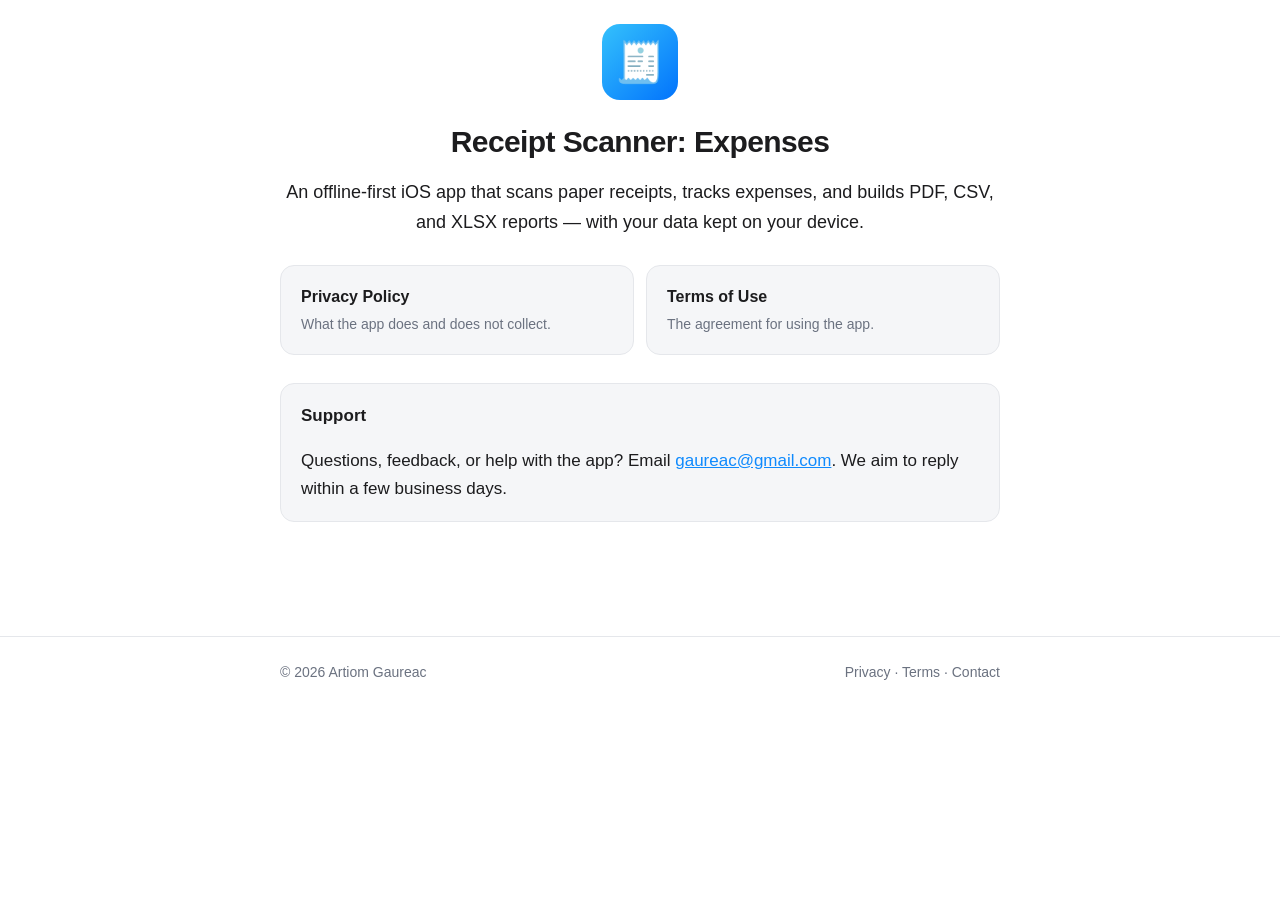
<file: index.html>
<!DOCTYPE html>
<html lang="en">
<head>
<meta charset="utf-8">
<meta name="viewport" content="width=device-width, initial-scale=1">
<title>Receipt Scanner: Expenses — Legal & Support</title>
<meta name="description" content="Legal documents and support for Receipt Scanner: Expenses, an offline-first iOS receipt scanner and expense tracker.">
<link rel="stylesheet" href="assets/style.css">
</head>
<body>
<div class="wrap home-hero">
  <div class="mark-lg">🧾</div>
  <h1>Receipt Scanner: Expenses</h1>
  <p class="lead">An offline-first iOS app that scans paper receipts, tracks expenses, and builds PDF, CSV, and XLSX reports — with your data kept on your device.</p>

  <div class="home-links">
    <a href="privacy.html">
      <div class="t">Privacy Policy</div>
      <div class="d">What the app does and does not collect.</div>
    </a>
    <a href="terms.html">
      <div class="t">Terms of Use</div>
      <div class="d">The agreement for using the app.</div>
    </a>
  </div>

  <div class="card" style="text-align:left">
    <h3 style="margin-top:0">Support</h3>
    <p>Questions, feedback, or help with the app? Email
       <a href="mailto:gaureac@gmail.com">gaureac@gmail.com</a>.
       We aim to reply within a few business days.</p>
  </div>
</div>

<footer class="site">
  <div class="wrap">
    <span>© 2026 Artiom Gaureac</span>
    <span>
      <a href="privacy.html">Privacy</a> ·
      <a href="terms.html">Terms</a> ·
      <a href="mailto:gaureac@gmail.com">Contact</a>
    </span>
  </div>
</footer>
</body>
</html>
</file>
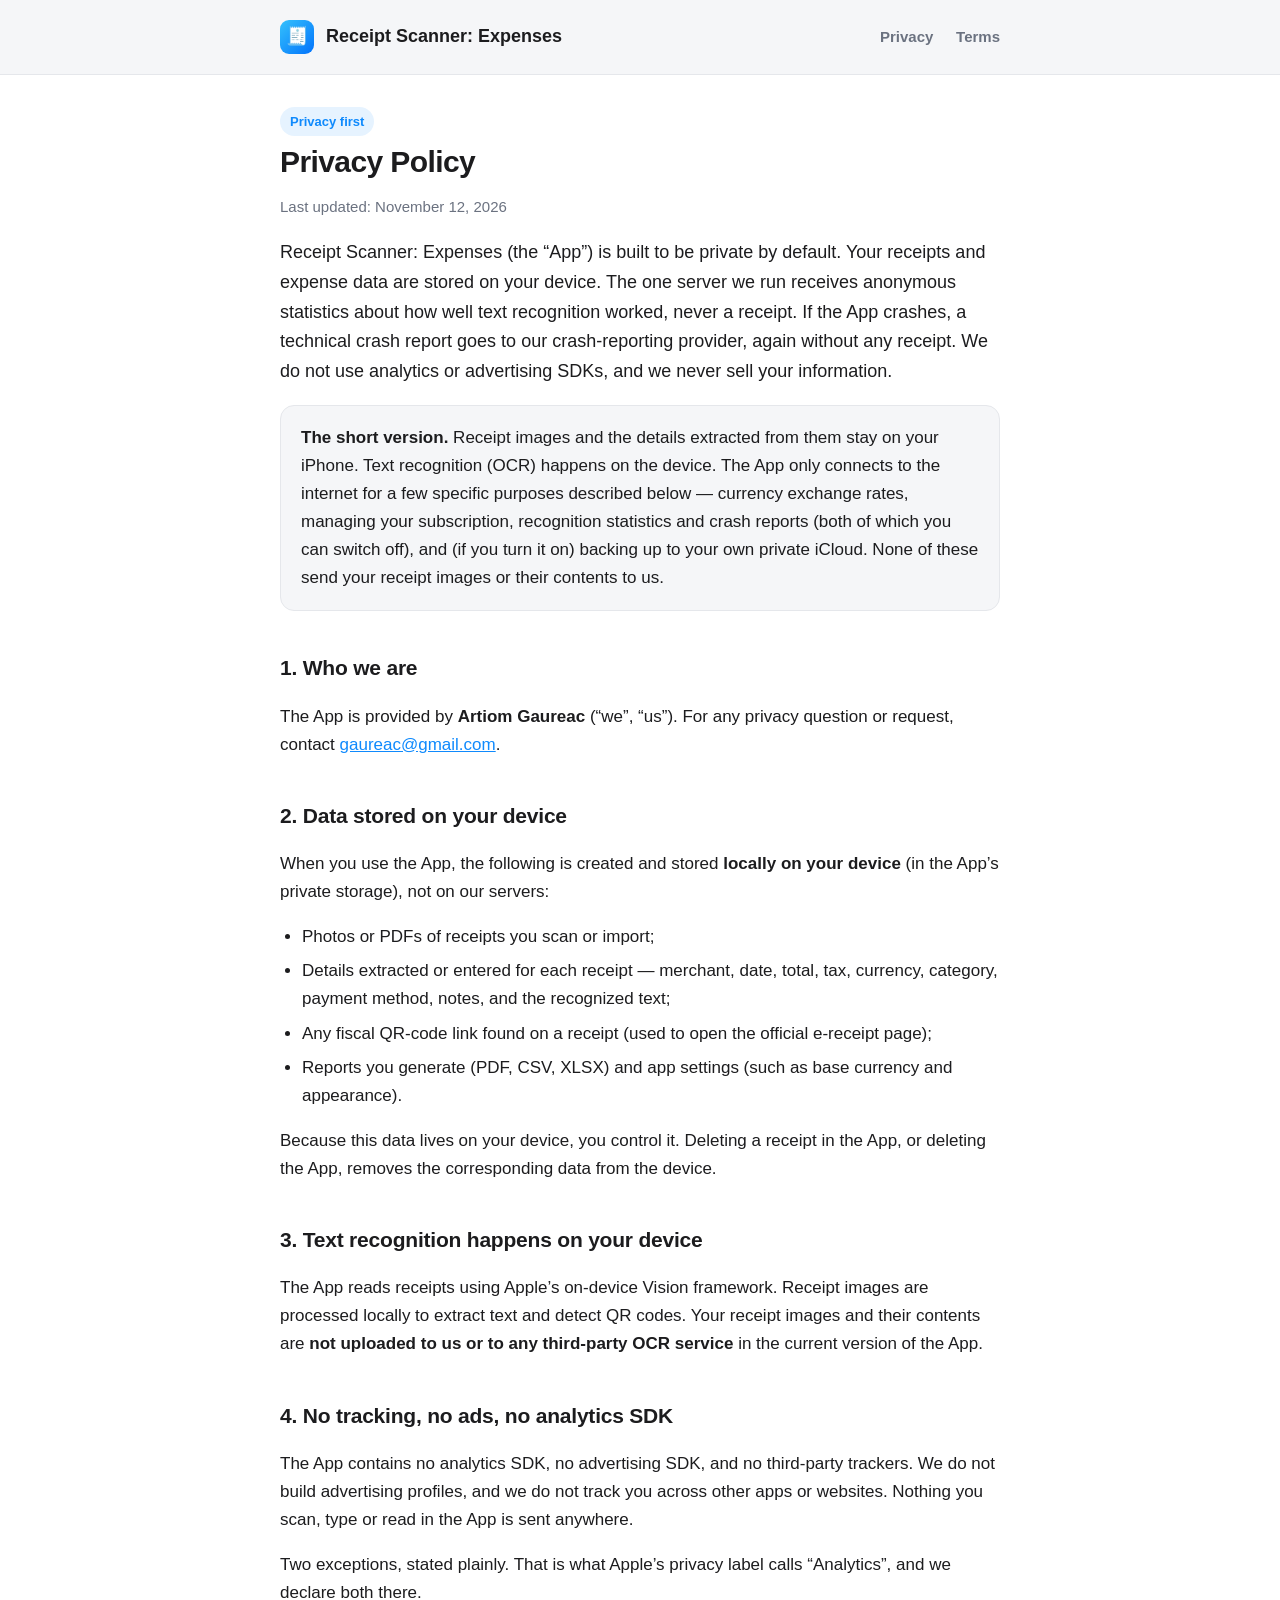
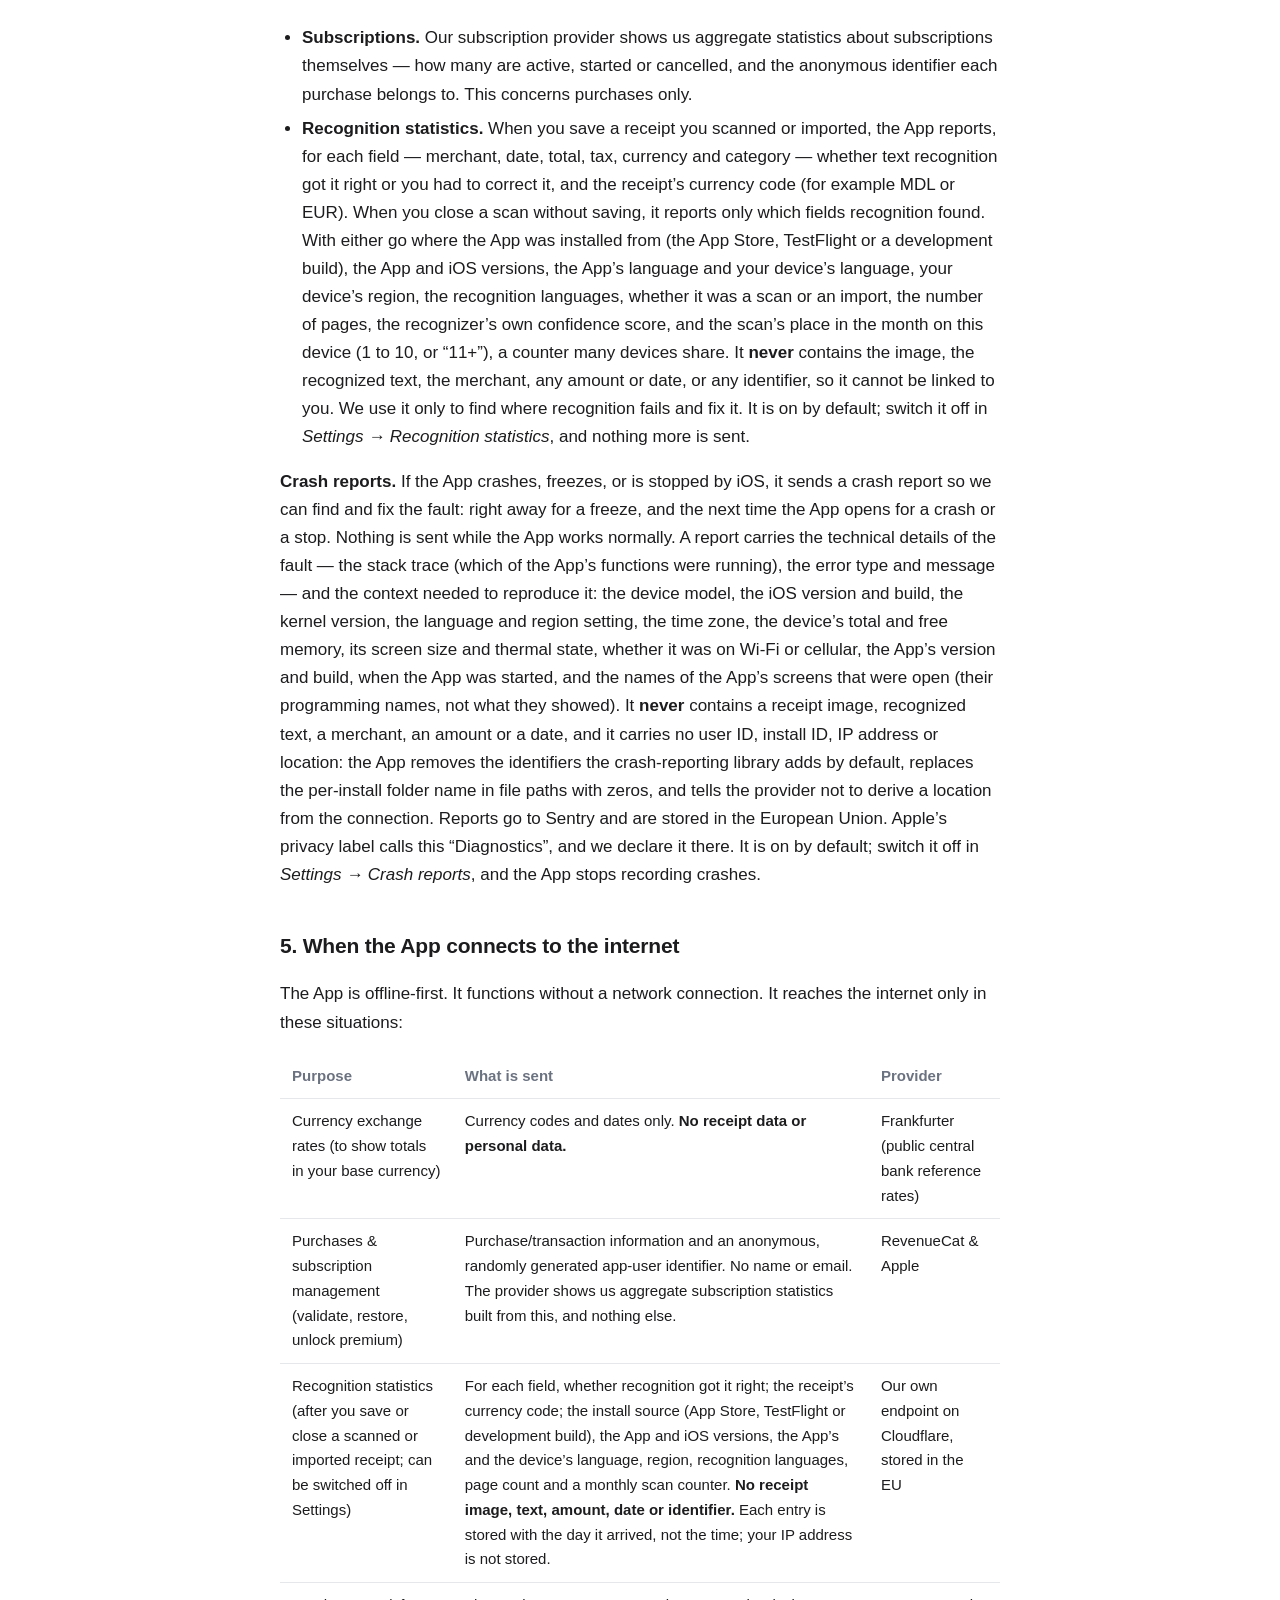
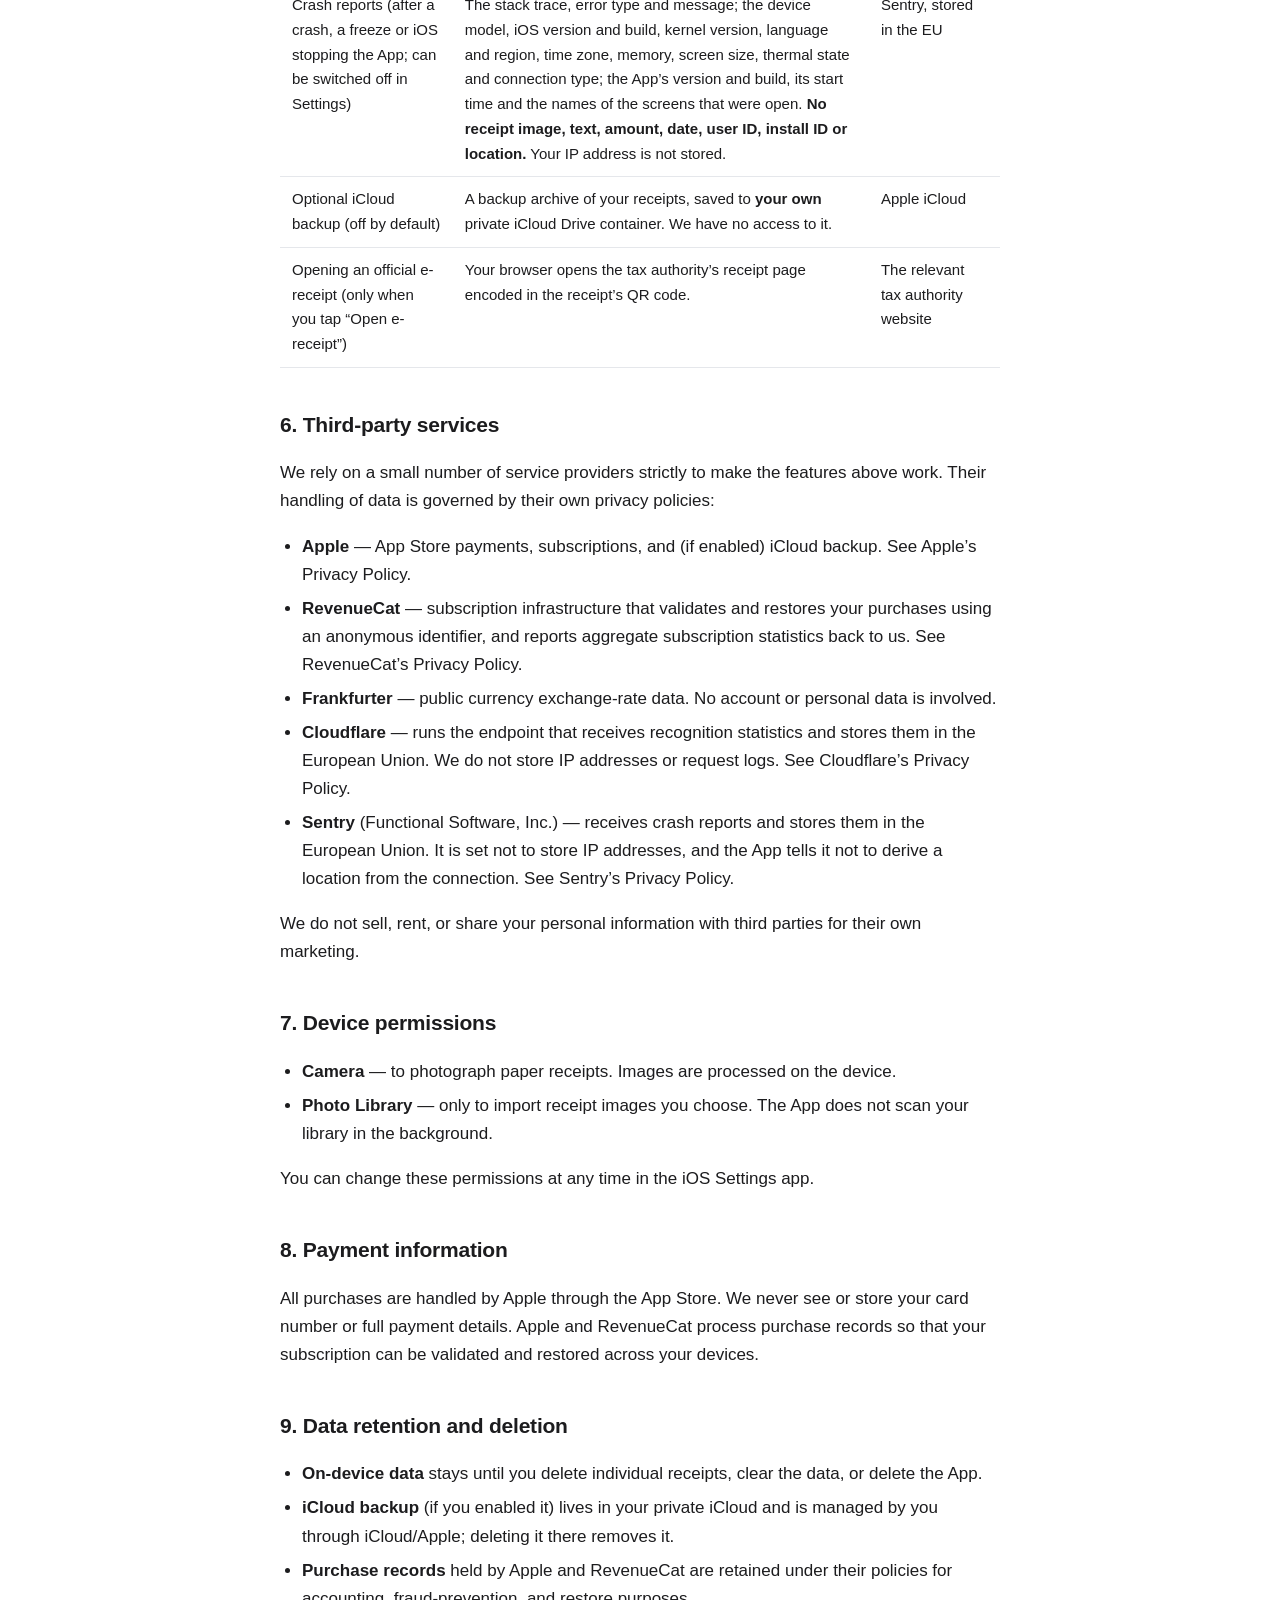
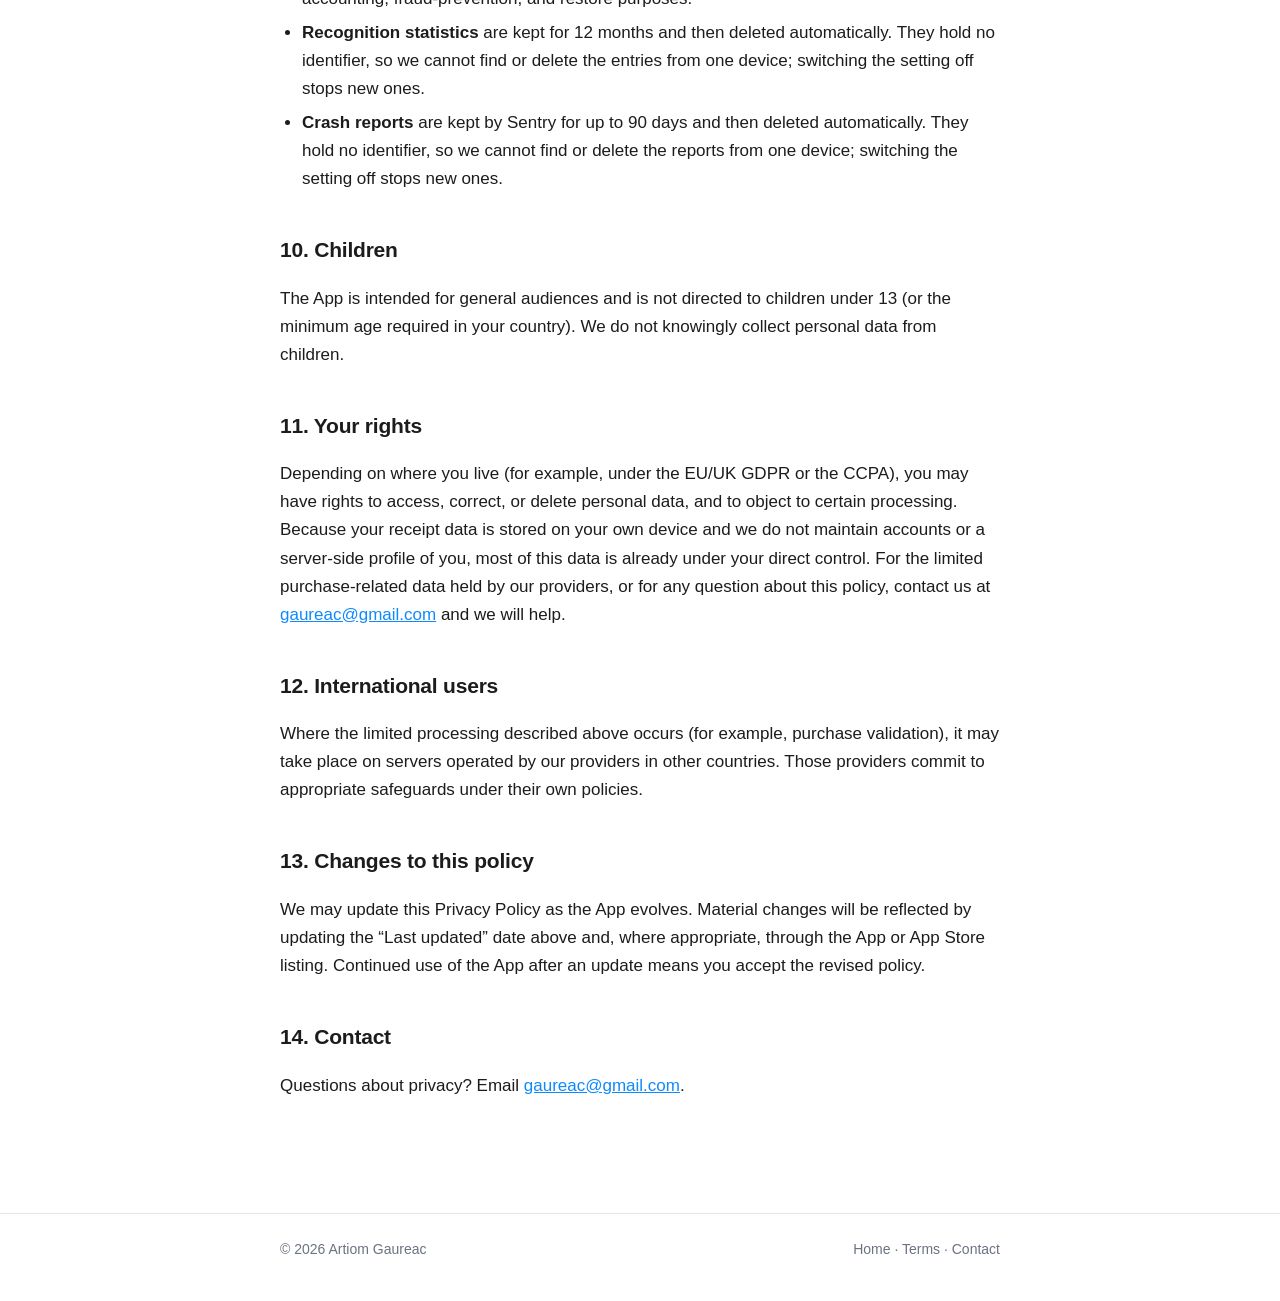
<file: privacy.html>
<!DOCTYPE html>
<html lang="en">
<head>
<meta charset="utf-8">
<meta name="viewport" content="width=device-width, initial-scale=1">
<title>Privacy Policy — Receipt Scanner: Expenses</title>
<meta name="description" content="Privacy Policy for Receipt Scanner: Expenses. Your receipts are stored on your device. No analytics, no tracking, no data sold.">
<link rel="stylesheet" href="assets/style.css">
</head>
<body>
<header class="site">
  <div class="wrap">
    <a class="brand" href="index.html"><span class="mark">🧾</span> Receipt Scanner: Expenses</a>
    <nav class="site">
      <a href="privacy.html">Privacy</a>
      <a href="terms.html">Terms</a>
    </nav>
  </div>
</header>

<main class="wrap">
  <span class="pill">Privacy first</span>
  <h1>Privacy Policy</h1>
  <p class="updated">Last updated: November 12, 2026</p>

  <p class="lead">Receipt Scanner: Expenses (the “App”) is built to be private by default.
  Your receipts and expense data are stored on your device. The one server we run receives
  anonymous statistics about how well text recognition worked, never a receipt. If the App
  crashes, a technical crash report goes to our crash-reporting provider, again without any
  receipt. We do not use analytics or advertising SDKs, and we never sell your information.</p>

  <div class="card">
    <p><strong>The short version.</strong> Receipt images and the details extracted from
    them stay on your iPhone. Text recognition (OCR) happens on the device. The App only
    connects to the internet for a few specific purposes described below — currency exchange
    rates, managing your subscription, recognition statistics and crash reports (both of which
    you can switch off), and (if you turn it on) backing up to your own private iCloud. None of
    these send your receipt images or their contents to us.</p>
  </div>

  <h2>1. Who we are</h2>
  <p>The App is provided by <strong>Artiom Gaureac</strong> (“we”, “us”). For any privacy
  question or request, contact <a href="mailto:gaureac@gmail.com">gaureac@gmail.com</a>.</p>

  <h2>2. Data stored on your device</h2>
  <p>When you use the App, the following is created and stored <strong>locally on your
  device</strong> (in the App’s private storage), not on our servers:</p>
  <ul>
    <li>Photos or PDFs of receipts you scan or import;</li>
    <li>Details extracted or entered for each receipt — merchant, date, total, tax, currency,
        category, payment method, notes, and the recognized text;</li>
    <li>Any fiscal QR-code link found on a receipt (used to open the official e-receipt page);</li>
    <li>Reports you generate (PDF, CSV, XLSX) and app settings (such as base currency and appearance).</li>
  </ul>
  <p>Because this data lives on your device, you control it. Deleting a receipt in the App,
  or deleting the App, removes the corresponding data from the device.</p>

  <h2>3. Text recognition happens on your device</h2>
  <p>The App reads receipts using Apple’s on-device Vision framework. Receipt images are
  processed locally to extract text and detect QR codes. Your receipt images and their
  contents are <strong>not uploaded to us or to any third-party OCR service</strong> in the
  current version of the App.</p>

  <h2>4. No tracking, no ads, no analytics SDK</h2>
  <p>The App contains no analytics SDK, no advertising SDK, and no third-party trackers. We do
  not build advertising profiles, and we do not track you across other apps or websites. Nothing
  you scan, type or read in the App is sent anywhere.</p>
  <p>Two exceptions, stated plainly. That is what Apple’s privacy label calls “Analytics”, and we
  declare both there.</p>
  <ul>
    <li><strong>Subscriptions.</strong> Our subscription provider shows us aggregate statistics
        about subscriptions themselves — how many are active, started or cancelled, and the
        anonymous identifier each purchase belongs to. This concerns purchases only.</li>
    <li><strong>Recognition statistics.</strong> When you save a receipt you scanned or imported,
        the App reports, for each field — merchant, date, total, tax, currency and category —
        whether text recognition got it right or you had to correct it, and the receipt’s
        currency code (for example MDL or EUR). When you close a scan without saving, it reports
        only which fields recognition found. With either go where the App was installed from (the App Store,
        TestFlight or a development build), the App and iOS versions, the App’s language and
        your device’s language, your device’s region, the recognition languages, whether it was a scan or an
        import, the number of pages, the recognizer’s own confidence score, and the scan’s place
        in the month on this device (1 to 10, or “11+”), a counter many devices share. It
        <strong>never</strong> contains the image, the recognized text, the merchant, any amount
        or date, or any identifier, so it cannot be linked to you. We use it only to find where
        recognition fails and fix it. It is on by default; switch it off in
        <em>Settings → Recognition statistics</em>, and nothing more is sent.</li>
  </ul>
  <p><strong>Crash reports.</strong> If the App crashes, freezes, or is stopped by iOS, it sends
  a crash report so we can find and fix the fault: right away for a freeze, and the next time
  the App opens for a crash or a stop. Nothing is sent while the App works normally. A report
  carries the technical details of the fault — the stack trace (which of the App’s functions
  were running), the error type and message — and the context needed to reproduce it: the device
  model, the iOS version and build, the kernel version, the language and region setting, the
  time zone, the device’s total and free memory, its screen size and thermal state, whether it
  was on Wi-Fi or cellular, the App’s version and build, when the App was started, and the names
  of the App’s screens that were open (their programming names, not what they showed). It
  <strong>never</strong> contains a receipt image, recognized text, a merchant, an amount or a
  date, and it carries no user ID, install ID, IP address or location: the App removes the
  identifiers the crash-reporting library adds by default, replaces the per-install folder name
  in file paths with zeros, and tells the provider not to derive a location from the connection.
  Reports go to Sentry and are stored in the European Union. Apple’s privacy label calls this
  “Diagnostics”, and we declare it there. It is on by default; switch it off in <em>Settings →
  Crash reports</em>, and the App stops recording crashes.</p>

  <h2>5. When the App connects to the internet</h2>
  <p>The App is offline-first. It functions without a network connection. It reaches the
  internet only in these situations:</p>

  <table>
    <tr><th>Purpose</th><th>What is sent</th><th>Provider</th></tr>
    <tr>
      <td>Currency exchange rates (to show totals in your base currency)</td>
      <td>Currency codes and dates only. <strong>No receipt data or personal data.</strong></td>
      <td>Frankfurter (public central bank reference rates)</td>
    </tr>
    <tr>
      <td>Purchases &amp; subscription management (validate, restore, unlock premium)</td>
      <td>Purchase/transaction information and an anonymous, randomly generated app-user
          identifier. No name or email. The provider shows us aggregate subscription
          statistics built from this, and nothing else.</td>
      <td>RevenueCat &amp; Apple</td>
    </tr>
    <tr>
      <td>Recognition statistics (after you save or close a scanned or imported receipt; can be
          switched off in Settings)</td>
      <td>For each field, whether recognition got it right; the receipt’s currency code; the install source
          (App Store, TestFlight or development build), the App and iOS versions, the App’s and the device’s language, region, recognition languages, page count and a monthly scan
          counter. <strong>No receipt image, text, amount, date or identifier.</strong> Each entry
          is stored with the day it arrived, not the time; your IP address is not stored.</td>
      <td>Our own endpoint on Cloudflare, stored in the EU</td>
    </tr>
    <tr>
      <td>Crash reports (after a crash, a freeze or iOS stopping the App; can be switched off
          in Settings)</td>
      <td>The stack trace, error type and message; the device model, iOS version and build,
          kernel version, language and region, time zone, memory, screen size, thermal state and
          connection type; the App’s version and build, its start time and the names of the
          screens that were open. <strong>No receipt image, text, amount, date, user ID, install
          ID or location.</strong> Your IP address is not stored.</td>
      <td>Sentry, stored in the EU</td>
    </tr>
    <tr>
      <td>Optional iCloud backup (off by default)</td>
      <td>A backup archive of your receipts, saved to <strong>your own</strong> private iCloud
          Drive container. We have no access to it.</td>
      <td>Apple iCloud</td>
    </tr>
    <tr>
      <td>Opening an official e-receipt (only when you tap “Open e-receipt”)</td>
      <td>Your browser opens the tax authority’s receipt page encoded in the receipt’s QR code.</td>
      <td>The relevant tax authority website</td>
    </tr>
  </table>

  <h2>6. Third-party services</h2>
  <p>We rely on a small number of service providers strictly to make the features above work.
  Their handling of data is governed by their own privacy policies:</p>
  <ul>
    <li><strong>Apple</strong> — App Store payments, subscriptions, and (if enabled) iCloud
        backup. See Apple’s Privacy Policy.</li>
    <li><strong>RevenueCat</strong> — subscription infrastructure that validates and restores
        your purchases using an anonymous identifier, and reports aggregate subscription
        statistics back to us. See RevenueCat’s Privacy Policy.</li>
    <li><strong>Frankfurter</strong> — public currency exchange-rate
        data. No account or personal data is involved.</li>
    <li><strong>Cloudflare</strong> — runs the endpoint that receives recognition statistics and
        stores them in the European Union. We do not store IP addresses or request logs.
        See Cloudflare’s Privacy Policy.</li>
    <li><strong>Sentry</strong> (Functional Software, Inc.) — receives crash reports and stores
        them in the European Union. It is set not to store IP addresses, and the App tells it
        not to derive a location from the connection. See Sentry’s Privacy Policy.</li>
  </ul>
  <p>We do not sell, rent, or share your personal information with third parties for their own
  marketing.</p>

  <h2>7. Device permissions</h2>
  <ul>
    <li><strong>Camera</strong> — to photograph paper receipts. Images are processed on the
        device.</li>
    <li><strong>Photo Library</strong> — only to import receipt images you choose. The App does
        not scan your library in the background.</li>
  </ul>
  <p>You can change these permissions at any time in the iOS Settings app.</p>

  <h2>8. Payment information</h2>
  <p>All purchases are handled by Apple through the App Store. We never see or store your card
  number or full payment details. Apple and RevenueCat process purchase records so that your
  subscription can be validated and restored across your devices.</p>

  <h2>9. Data retention and deletion</h2>
  <ul>
    <li><strong>On-device data</strong> stays until you delete individual receipts, clear the
        data, or delete the App.</li>
    <li><strong>iCloud backup</strong> (if you enabled it) lives in your private iCloud and is
        managed by you through iCloud/Apple; deleting it there removes it.</li>
    <li><strong>Purchase records</strong> held by Apple and RevenueCat are retained under their
        policies for accounting, fraud-prevention, and restore purposes.</li>
    <li><strong>Recognition statistics</strong> are kept for 12 months and then deleted
        automatically. They hold no identifier, so we cannot find or delete the entries from one
        device; switching the setting off stops new ones.</li>
    <li><strong>Crash reports</strong> are kept by Sentry for up to 90 days and then deleted
        automatically. They hold no identifier, so we cannot find or delete the reports from one
        device; switching the setting off stops new ones.</li>
  </ul>

  <h2>10. Children</h2>
  <p>The App is intended for general audiences and is not directed to children under 13 (or the
  minimum age required in your country). We do not knowingly collect personal data from children.</p>

  <h2>11. Your rights</h2>
  <p>Depending on where you live (for example, under the EU/UK GDPR or the CCPA), you may have
  rights to access, correct, or delete personal data, and to object to certain processing.
  Because your receipt data is stored on your own device and we do not maintain accounts or a
  server-side profile of you, most of this data is already under your direct control. For the
  limited purchase-related data held by our providers, or for any question about this policy,
  contact us at <a href="mailto:gaureac@gmail.com">gaureac@gmail.com</a> and we will help.</p>

  <h2>12. International users</h2>
  <p>Where the limited processing described above occurs (for example, purchase validation), it
  may take place on servers operated by our providers in other countries. Those providers commit
  to appropriate safeguards under their own policies.</p>

  <h2>13. Changes to this policy</h2>
  <p>We may update this Privacy Policy as the App evolves. Material changes will be reflected by
  updating the “Last updated” date above and, where appropriate, through the App or App Store
  listing. Continued use of the App after an update means you accept the revised policy.</p>

  <h2>14. Contact</h2>
  <p>Questions about privacy? Email <a href="mailto:gaureac@gmail.com">gaureac@gmail.com</a>.</p>
</main>

<footer class="site">
  <div class="wrap">
    <span>© 2026 Artiom Gaureac</span>
    <span>
      <a href="index.html">Home</a> ·
      <a href="terms.html">Terms</a> ·
      <a href="mailto:gaureac@gmail.com">Contact</a>
    </span>
  </div>
</footer>
</body>
</html>
</file>
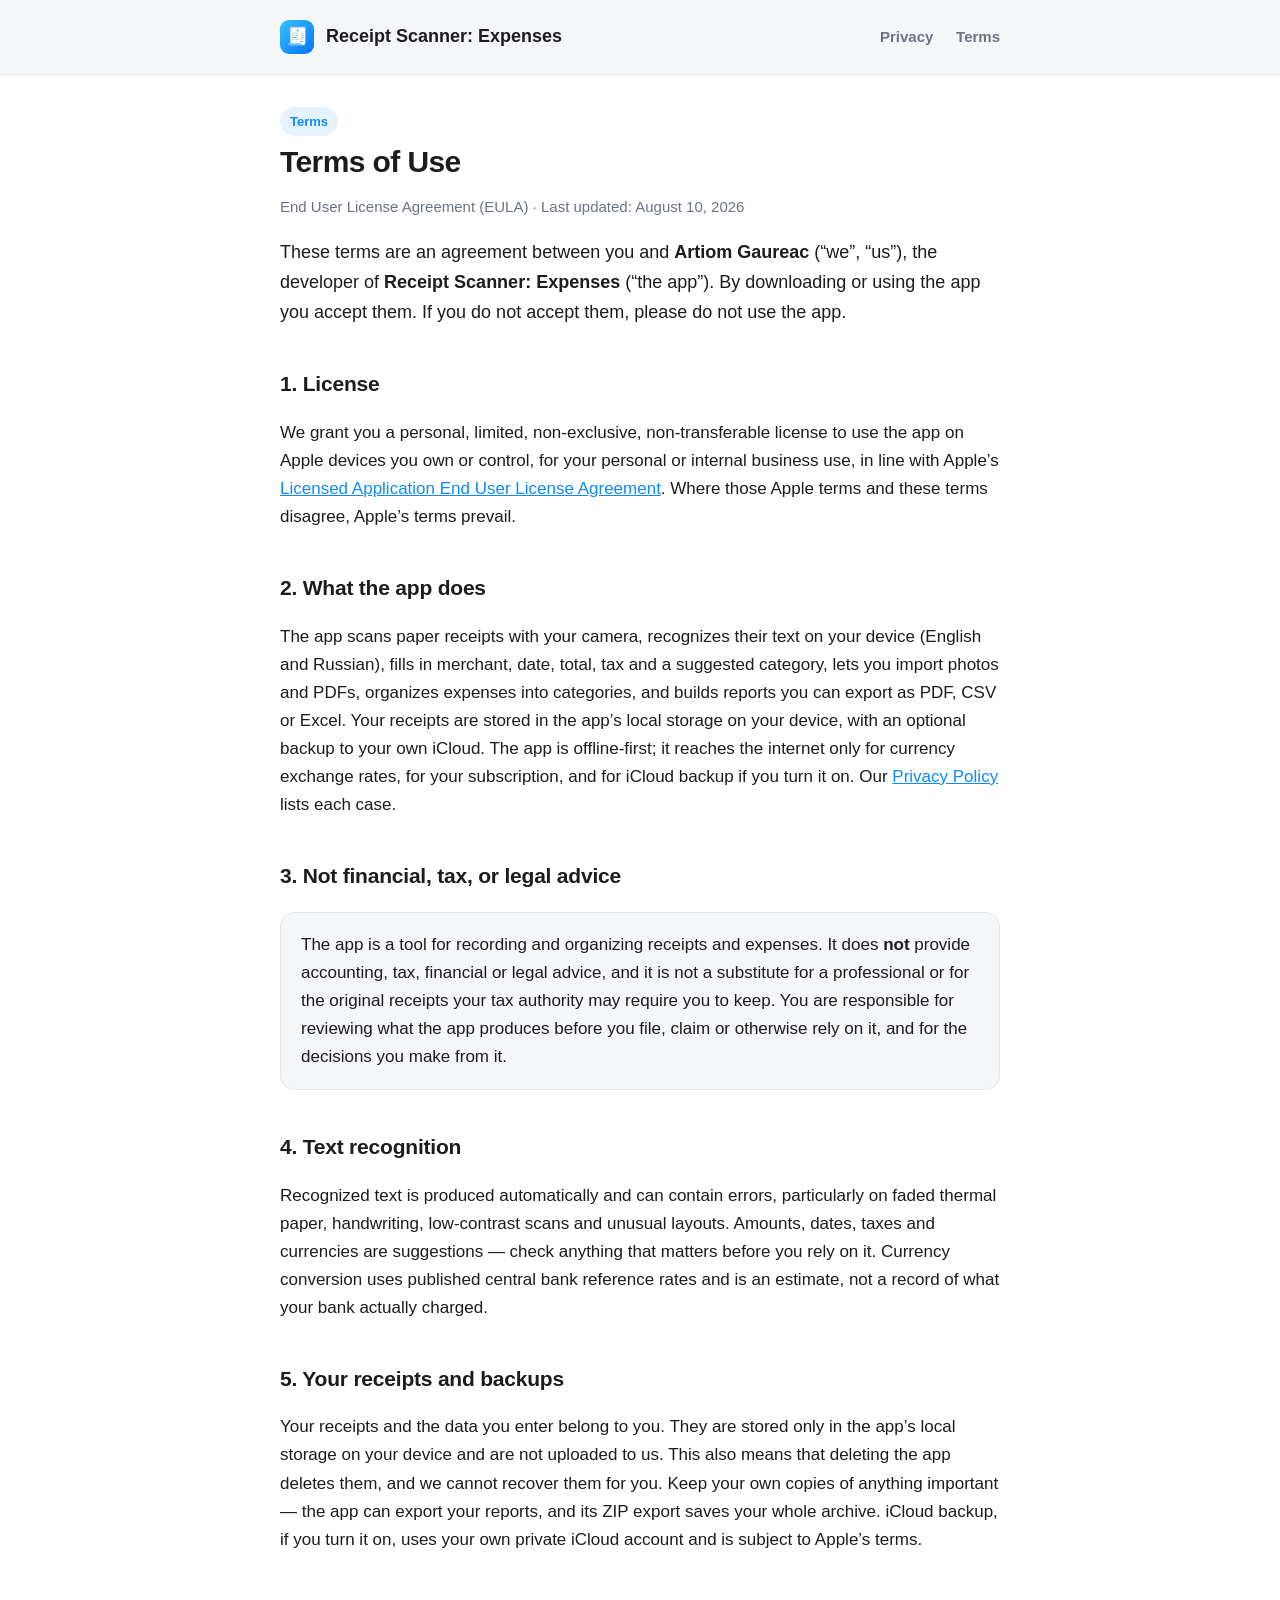
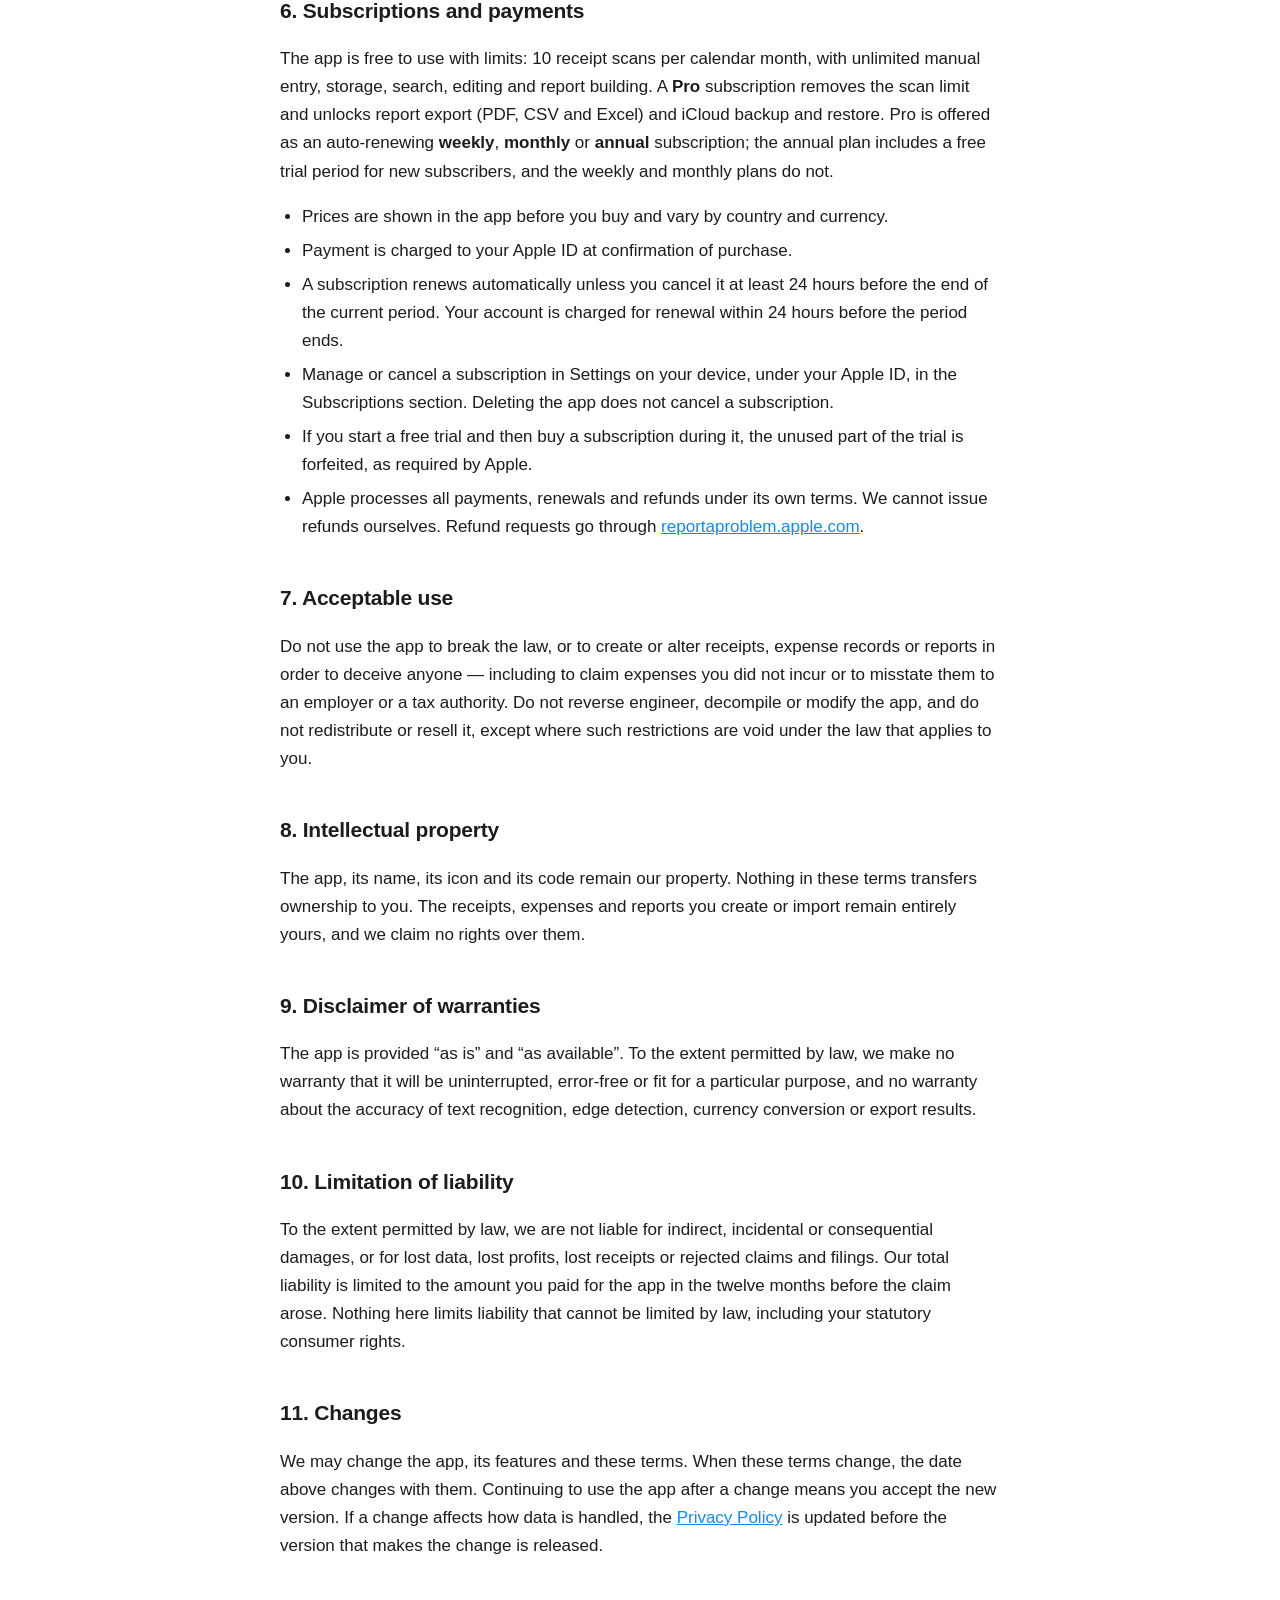
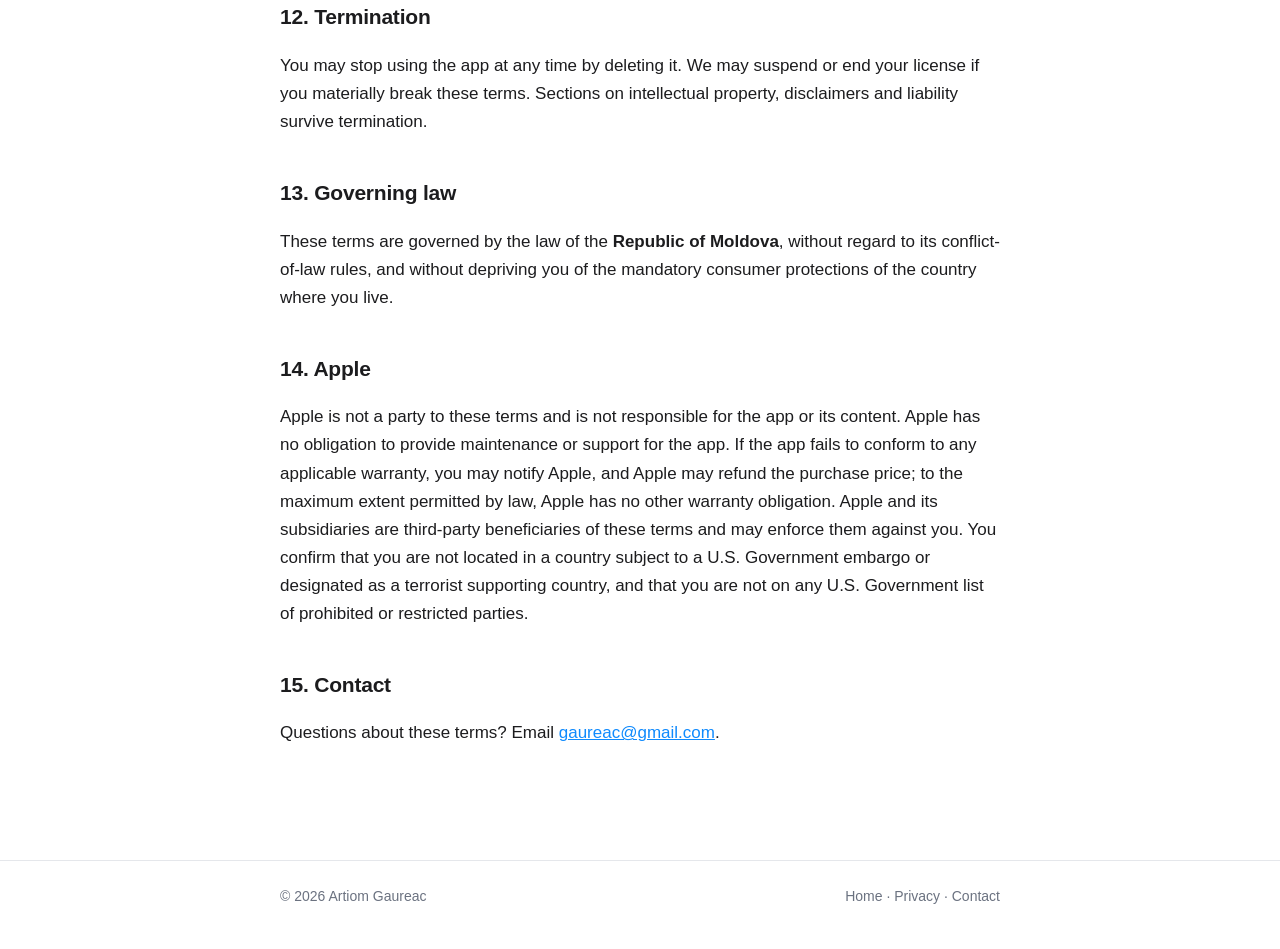
<file: terms.html>
<!DOCTYPE html>
<html lang="en">
<head>
<meta charset="utf-8">
<meta name="viewport" content="width=device-width, initial-scale=1">
<title>Terms of Use (EULA) — Receipt Scanner: Expenses</title>
<meta name="description" content="Terms of Use and End User License Agreement for Receipt Scanner: Expenses, including subscription terms, disclaimers, and limitations of liability.">
<link rel="stylesheet" href="assets/style.css">
</head>
<body>
<header class="site">
  <div class="wrap">
    <a class="brand" href="index.html"><span class="mark">🧾</span> Receipt Scanner: Expenses</a>
    <nav class="site">
      <a href="privacy.html">Privacy</a>
      <a href="terms.html">Terms</a>
    </nav>
  </div>
</header>

<main class="wrap">
  <span class="pill">Terms</span>
  <h1>Terms of Use</h1>
  <p class="updated">End User License Agreement (EULA) · Last updated: August 10, 2026</p>

  <p class="lead">These terms are an agreement between you and <strong>Artiom Gaureac</strong>
  (“we”, “us”), the developer of <strong>Receipt Scanner: Expenses</strong> (“the app”). By
  downloading or using the app you accept them. If you do not accept them, please do not use
  the app.</p>

  <h2>1. License</h2>
  <p>We grant you a personal, limited, non-exclusive, non-transferable license to use the app on
  Apple devices you own or control, for your personal or internal business use, in line with
  Apple’s <a href="https://www.apple.com/legal/internet-services/itunes/dev/stdeula/">Licensed
  Application End User License Agreement</a>. Where those Apple terms and these terms disagree,
  Apple’s terms prevail.</p>

  <h2>2. What the app does</h2>
  <p>The app scans paper receipts with your camera, recognizes their text on your device (English
  and Russian), fills in merchant, date, total, tax and a suggested category, lets you import
  photos and PDFs, organizes expenses into categories, and builds reports you can export as PDF,
  CSV or Excel. Your receipts are stored in the app’s local storage on your device, with an
  optional backup to your own iCloud. The app is offline-first; it reaches the internet only for
  currency exchange rates, for your subscription, and for iCloud backup if you turn it on. Our
  <a href="privacy.html">Privacy Policy</a> lists each case.</p>

  <h2>3. Not financial, tax, or legal advice</h2>
  <div class="card">
    <p>The app is a tool for recording and organizing receipts and expenses. It does
    <strong>not</strong> provide accounting, tax, financial or legal advice, and it is not a
    substitute for a professional or for the original receipts your tax authority may require you
    to keep. You are responsible for reviewing what the app produces before you file, claim or
    otherwise rely on it, and for the decisions you make from it.</p>
  </div>

  <h2>4. Text recognition</h2>
  <p>Recognized text is produced automatically and can contain errors, particularly on faded
  thermal paper, handwriting, low-contrast scans and unusual layouts. Amounts, dates, taxes and
  currencies are suggestions — check anything that matters before you rely on it. Currency
  conversion uses published central bank reference rates and is an estimate, not a
  record of what your bank actually charged.</p>

  <h2>5. Your receipts and backups</h2>
  <p>Your receipts and the data you enter belong to you. They are stored only in the app’s local
  storage on your device and are not uploaded to us. This also means that deleting the app deletes
  them, and we cannot recover them for you. Keep your own copies of anything important — the app
  can export your reports, and its ZIP export saves your whole archive. iCloud backup, if you turn
  it on, uses your own private iCloud account and is subject to Apple’s terms.</p>

  <h2>6. Subscriptions and payments</h2>
  <p>The app is free to use with limits: 10 receipt scans per calendar month, with unlimited
  manual entry, storage, search, editing and report building. A <strong>Pro</strong> subscription
  removes the scan limit and unlocks report export (PDF, CSV and Excel) and iCloud backup and
  restore. Pro is offered as an auto-renewing <strong>weekly</strong>, <strong>monthly</strong> or
  <strong>annual</strong> subscription; the annual plan includes a free trial period for new
  subscribers, and the weekly and monthly plans do not.</p>
  <ul>
    <li>Prices are shown in the app before you buy and vary by country and currency.</li>
    <li>Payment is charged to your Apple ID at confirmation of purchase.</li>
    <li>A subscription renews automatically unless you cancel it at least 24 hours before the end
        of the current period. Your account is charged for renewal within 24 hours before the
        period ends.</li>
    <li>Manage or cancel a subscription in Settings on your device, under your Apple ID, in the
        Subscriptions section. Deleting the app does not cancel a subscription.</li>
    <li>If you start a free trial and then buy a subscription during it, the unused part of the
        trial is forfeited, as required by Apple.</li>
    <li>Apple processes all payments, renewals and refunds under its own terms. We cannot issue
        refunds ourselves. Refund requests go through
        <a href="https://reportaproblem.apple.com">reportaproblem.apple.com</a>.</li>
  </ul>

  <h2>7. Acceptable use</h2>
  <p>Do not use the app to break the law, or to create or alter receipts, expense records or
  reports in order to deceive anyone — including to claim expenses you did not incur or to
  misstate them to an employer or a tax authority. Do not reverse engineer, decompile or modify
  the app, and do not redistribute or resell it, except where such restrictions are void under the
  law that applies to you.</p>

  <h2>8. Intellectual property</h2>
  <p>The app, its name, its icon and its code remain our property. Nothing in these terms
  transfers ownership to you. The receipts, expenses and reports you create or import remain
  entirely yours, and we claim no rights over them.</p>

  <h2>9. Disclaimer of warranties</h2>
  <p>The app is provided “as is” and “as available”. To the extent permitted by law, we make no
  warranty that it will be uninterrupted, error-free or fit for a particular purpose, and no
  warranty about the accuracy of text recognition, edge detection, currency conversion or export
  results.</p>

  <h2>10. Limitation of liability</h2>
  <p>To the extent permitted by law, we are not liable for indirect, incidental or consequential
  damages, or for lost data, lost profits, lost receipts or rejected claims and filings. Our total
  liability is limited to the amount you paid for the app in the twelve months before the claim
  arose. Nothing here limits liability that cannot be limited by law, including your statutory
  consumer rights.</p>

  <h2>11. Changes</h2>
  <p>We may change the app, its features and these terms. When these terms change, the date above
  changes with them. Continuing to use the app after a change means you accept the new version. If
  a change affects how data is handled, the <a href="privacy.html">Privacy Policy</a> is updated
  before the version that makes the change is released.</p>

  <h2>12. Termination</h2>
  <p>You may stop using the app at any time by deleting it. We may suspend or end your license if
  you materially break these terms. Sections on intellectual property, disclaimers and liability
  survive termination.</p>

  <h2>13. Governing law</h2>
  <p>These terms are governed by the law of the <strong>Republic of Moldova</strong>, without
  regard to its conflict-of-law rules, and without depriving you of the mandatory consumer
  protections of the country where you live.</p>

  <h2>14. Apple</h2>
  <p>Apple is not a party to these terms and is not responsible for the app or its content. Apple
  has no obligation to provide maintenance or support for the app. If the app fails to conform to
  any applicable warranty, you may notify Apple, and Apple may refund the purchase price; to the
  maximum extent permitted by law, Apple has no other warranty obligation. Apple and its
  subsidiaries are third-party beneficiaries of these terms and may enforce them against you. You
  confirm that you are not located in a country subject to a U.S. Government embargo or designated
  as a terrorist supporting country, and that you are not on any U.S. Government list of prohibited
  or restricted parties.</p>

  <h2>15. Contact</h2>
  <p>Questions about these terms? Email <a href="mailto:gaureac@gmail.com">gaureac@gmail.com</a>.</p>
</main>

<footer class="site">
  <div class="wrap">
    <span>© 2026 Artiom Gaureac</span>
    <span>
      <a href="index.html">Home</a> ·
      <a href="privacy.html">Privacy</a> ·
      <a href="mailto:gaureac@gmail.com">Contact</a>
    </span>
  </div>
</footer>
</body>
</html>
</file>
<file: assets/style.css>
:root {
  --bg: #ffffff;
  --surface: #f5f6f8;
  --text: #1c1c1e;
  --muted: #6b7280;
  --border: #e5e7eb;
  --accent: #0f8afd;
  --accent-weak: rgba(15, 138, 253, 0.1);
  --radius: 14px;
  --maxw: 760px;
}

@media (prefers-color-scheme: dark) {
  :root {
    --bg: #0d0f12;
    --surface: #16191e;
    --text: #f2f3f5;
    --muted: #9aa2ad;
    --border: #262b32;
    --accent: #4aa8ff;
    --accent-weak: rgba(74, 168, 255, 0.14);
  }
}

* { box-sizing: border-box; }

html { -webkit-text-size-adjust: 100%; }

body {
  margin: 0;
  background: var(--bg);
  color: var(--text);
  font: 17px/1.65 -apple-system, BlinkMacSystemFont, "Segoe UI", Roboto, Helvetica, Arial, sans-serif;
  -webkit-font-smoothing: antialiased;
}

.wrap {
  max-width: var(--maxw);
  margin: 0 auto;
  padding: 32px 20px 96px;
}

header.site {
  border-bottom: 1px solid var(--border);
  background: var(--surface);
}

header.site .wrap {
  padding: 20px 20px;
  display: flex;
  align-items: center;
  justify-content: space-between;
  gap: 16px;
}

.brand {
  display: flex;
  align-items: center;
  gap: 12px;
  font-weight: 700;
  font-size: 18px;
  color: var(--text);
  text-decoration: none;
}

.brand .mark {
  width: 34px;
  height: 34px;
  border-radius: 9px;
  background: linear-gradient(135deg, #34c1fc, #0273fc);
  display: grid;
  place-items: center;
  color: #fff;
  font-size: 18px;
  flex: none;
}

nav.site a {
  color: var(--muted);
  text-decoration: none;
  font-size: 15px;
  font-weight: 600;
  margin-left: 18px;
}

nav.site a:hover { color: var(--accent); }

h1 {
  font-size: 30px;
  line-height: 1.2;
  margin: 8px 0 4px;
  letter-spacing: -0.02em;
}

h2 {
  font-size: 21px;
  margin: 40px 0 10px;
  letter-spacing: -0.01em;
}

h3 {
  font-size: 17px;
  margin: 24px 0 6px;
}

.updated {
  color: var(--muted);
  font-size: 15px;
  margin-bottom: 8px;
}

p, li { color: var(--text); }

a { color: var(--accent); }

.lead {
  font-size: 18px;
  color: var(--text);
}

ul, ol { padding-left: 22px; }
li { margin: 6px 0; }

.card {
  background: var(--surface);
  border: 1px solid var(--border);
  border-radius: var(--radius);
  padding: 18px 20px;
  margin: 18px 0;
}

.card p:first-child { margin-top: 0; }
.card p:last-child { margin-bottom: 0; }

table {
  width: 100%;
  border-collapse: collapse;
  margin: 16px 0;
  font-size: 15px;
  display: block;
  overflow-x: auto;
}

th, td {
  text-align: left;
  padding: 10px 12px;
  border-bottom: 1px solid var(--border);
  vertical-align: top;
}

th { color: var(--muted); font-weight: 600; white-space: nowrap; }

code {
  background: var(--accent-weak);
  color: var(--accent);
  padding: 1px 6px;
  border-radius: 6px;
  font-size: 0.9em;
}

.pill {
  display: inline-block;
  background: var(--accent-weak);
  color: var(--accent);
  font-size: 13px;
  font-weight: 700;
  padding: 4px 10px;
  border-radius: 999px;
}

footer.site {
  border-top: 1px solid var(--border);
  color: var(--muted);
  font-size: 14px;
}

footer.site .wrap {
  padding: 24px 20px 40px;
  display: flex;
  flex-wrap: wrap;
  gap: 8px 20px;
  justify-content: space-between;
}

footer.site a { color: var(--muted); text-decoration: none; }
footer.site a:hover { color: var(--accent); }

.home-hero { text-align: center; padding-top: 24px; }
.home-hero .mark-lg {
  width: 76px; height: 76px; border-radius: 18px;
  background: linear-gradient(135deg, #34c1fc, #0273fc);
  display: inline-grid; place-items: center; color: #fff;
  font-size: 40px; margin-bottom: 16px;
}
.home-links {
  display: grid; gap: 12px; grid-template-columns: 1fr 1fr;
  margin: 28px 0;
}
.home-links a {
  display: block; text-decoration: none; text-align: left;
  background: var(--surface); border: 1px solid var(--border);
  border-radius: var(--radius); padding: 18px 20px; color: var(--text);
}
.home-links a:hover { border-color: var(--accent); }
.home-links .t { font-weight: 700; font-size: 16px; }
.home-links .d { color: var(--muted); font-size: 14px; margin-top: 2px; }
@media (max-width: 520px) { .home-links { grid-template-columns: 1fr; } }
</file>
